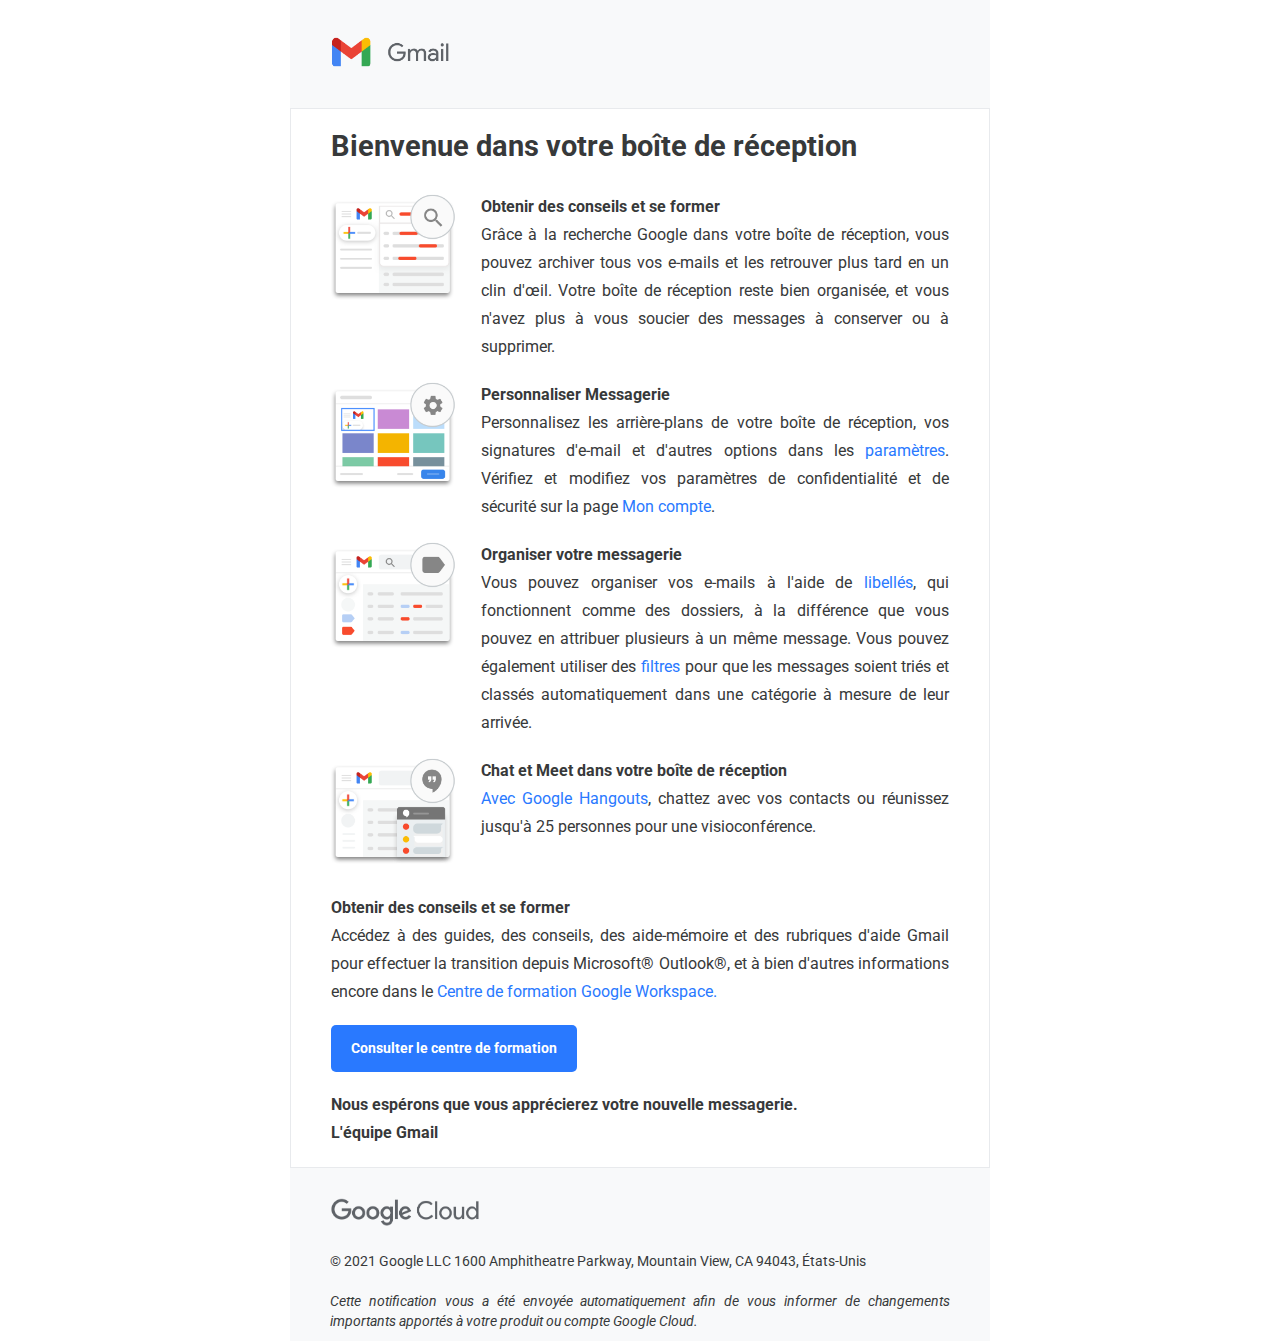
<file: index.html>
<!DOCTYPE html>
<html lang="en">
  <head>
    <meta charset="UTF-8" />
    <meta http-equiv="X-UA-Compatible" content="IE=edge" />
    <meta name="viewport" content="width=device-width, initial-scale=1.0" />
    <link rel="stylesheet" href="style.css" />
    <title>Newsletter</title>
  </head>
  <body>
    <div class="container">
      <div class="logo">
        <img src="./image/logo.png" alt="" />
      </div>
      <div class="border-part">
        <h1>Bienvenue dans votre boîte de réception</h1>
        <div class="card">
          <img src="./image/gmail1.png" alt="" />
          <p>
            <span> Obtenir des conseils et se former </span> <br />
            Grâce à la recherche Google dans votre boîte de réception, vous
            pouvez <span class="blue"></span> archiver tous vos e-mails et
            <span class="blue"></span>les retrouver plus tard en un clin d'œil.
            Votre boîte de réception reste bien organisée, et vous n'avez plus à
            vous soucier des messages à conserver ou à supprimer.
          </p>
        </div>
        <div class="card">
          <img src="./image/gmail2.png" alt="" />
          <p>
            <span>Personnaliser Messagerie</span> <br />
            Personnalisez les arrière-plans de votre boîte de réception, vos
            signatures d'e-mail et d'autres options dans les
            <span class="blue"> paramètres</span>. Vérifiez et modifiez vos
            paramètres de confidentialité et de sécurité sur la page
            <span class="blue">Mon compte</span>.
          </p>
        </div>
        <div class="card">
          <img src="./image/gmail3.png" alt="" />
          <p>
            <span>Organiser votre messagerie</span> <br />
            Vous pouvez organiser vos e-mails à l'aide de<span class="blue">
              libellés</span
            >, qui fonctionnent comme des dossiers, à la différence que vous
            pouvez en attribuer plusieurs à un même message. Vous pouvez
            également utiliser des <span class="blue"> filtres</span> pour que
            les messages soient triés et classés automatiquement dans une
            catégorie à mesure de leur arrivée.
          </p>
        </div>
        <div class="card">
          <img src="./image/gmail4.png" alt="" />
          <p>
            <span>Chat et Meet dans votre boîte de réception</span><br />
            <span class="blue"> Avec Google Hangouts</span>, chattez avec vos
            contacts ou réunissez jusqu'à 25 personnes pour une visioconférence.
          </p>
        </div>

        <div class="card5">
          <p>
            <span> Obtenir des conseils et se former </span> <br />
            Accédez à des guides, des conseils, des aide-mémoire et des
            rubriques d'aide Gmail pour effectuer la transition depuis
            Microsoft® Outlook®, et à bien d'autres informations encore dans le
            <span class="blue">Centre de formation Google Workspace.</span>
          </p>
          <br />
          <button>Consulter le centre de formation</button>
          <br />
          <br />
          <p>
            <b
              >Nous espérons que vous apprécierez votre nouvelle messagerie.
              <br />
              L'équipe Gmail</b
            >
          </p>
        </div>
      </div>
      <div class="last-part">
        <img src="./image/cloud.png" alt="" />
        <p>
          © 2021 Google LLC 1600 Amphitheatre Parkway, Mountain View, CA 94043,
          États-Unis
        </p>
        <br />
        <p>
          <em
            >Cette notification vous a été envoyée automatiquement afin de vous
            informer de changements importants apportés à votre produit ou
            compte Google Cloud.</em
          >
        </p>
      </div>
    </div>
  </body>
</html>
</file>
<file: style.css>
@import url("https://fonts.googleapis.com/css2?family=Roboto&display=swap");

* {
  padding: 0;
  margin: 0;
  box-sizing: border-box;
  font-family: "Roboto", sans-serif;
  color: #37393a;
  text-align: justify;
}

body {
  background-color: #ffffff;
}

.container {
  margin: auto;
  max-width: 700px;
}

.logo {
  background-color: #f8f9fa;
  padding: 30px 40px;
}

.logo > img {
  max-width: 120px;
}

h1 {
  padding: 20px 40px;
  font-size: 1.8rem;
}

.border-part {
  border: 1.5px solid #e8eaed;
}

.card {
  display: flex;
  justify-content: center;
  align-items: flex-start;
  row-gap: 30px;
  padding: 10px 40px;
}

.card img {
  max-width: 130px;
}

.card5 {
  padding: 20px 40px;
}

.last-part {
  background-color: #f8f9fa;
  padding: 10px 40px;
  line-height: 20px;
  font-size: 0.85rem;
}

.last-part img {
  max-width: 150px;
  margin: 20px 0px;
}

.blue {
  color: #2979ff;
  font-weight: initial;
}

.card p {
  line-height: 28px;
  margin-left: 20px;
}
.card5 p {
  line-height: 28px;
}
span {
  font-weight: bold;
}

button {
  background-color: #2979ff;
  color: #fff;
  padding: 15px 20px;
  border: none;
  border-radius: 5px;
  font-size: 0.9rem;
  font-weight: bold;
}

/* For mobile */

@media screen and (max-width: 660px) {
  .card {
    flex-wrap: wrap;
  }
  .card p {
    margin-left: 0px;
  }
}
</file>
